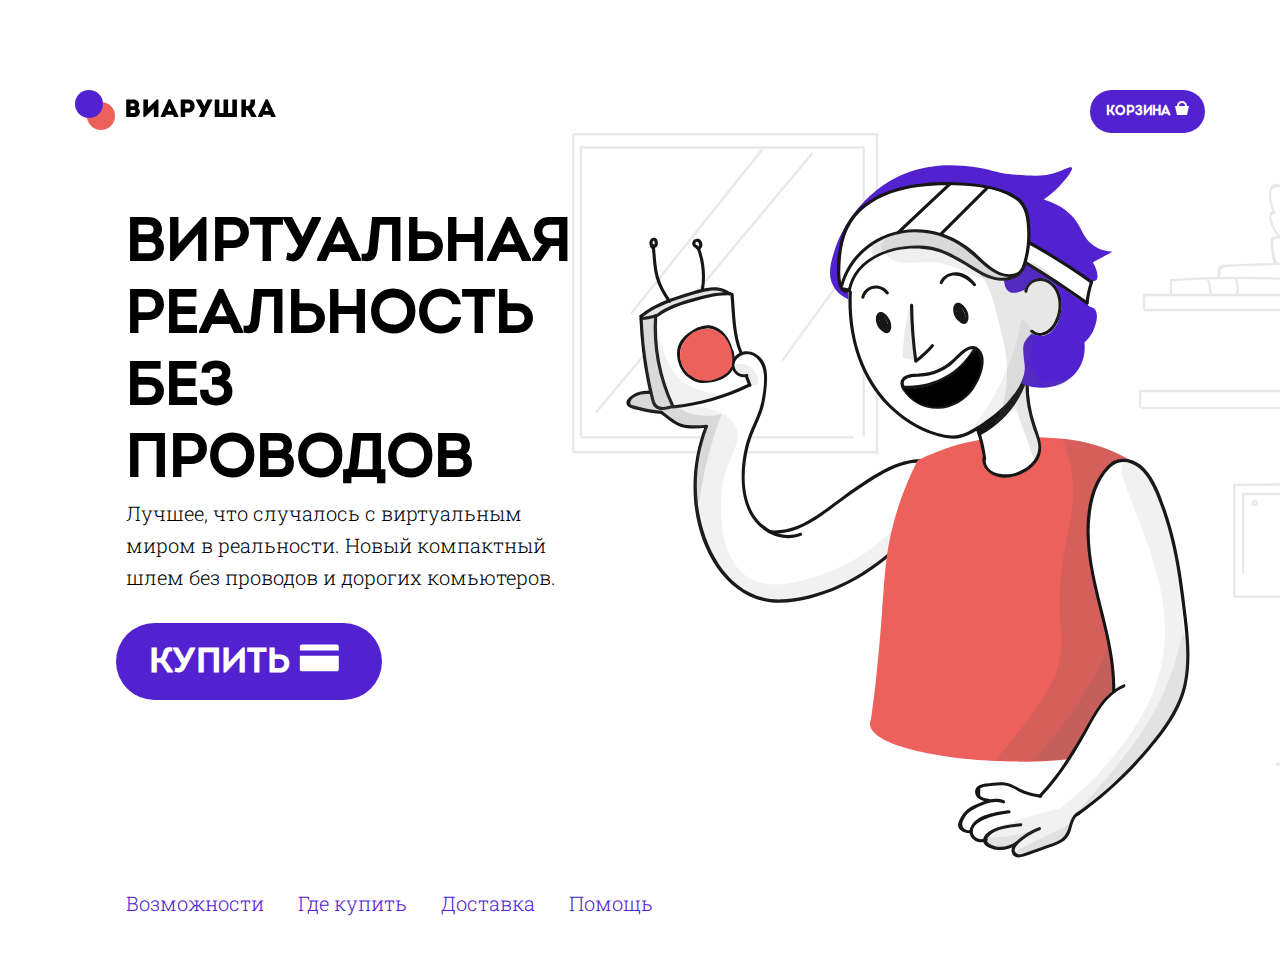
<file: index.html>
<!DOCTYPE html>
<html lang="ru">
  <head>
    <meta charset="UTF-8" />
    <meta name="viewport" content="width=device-width, initial-scale=1.0" />
    <link rel="stylesheet" href="./assets/styles/normalize.css" />
    <link rel="stylesheet" href="./assets/styles/reset.css" />
    <link rel="stylesheet" href="./assets/styles/style.css" />
    <title>VR</title>
  </head>
  <!-- Привет,Кот!
  Делала без адаптива, нормально смотрится у меня на 1440, на остальных страшненько. Переход по ссылкам между страницами сделал в нижнем меню.
  Как всегда желаю тебе самых теплых одеялок и вкусных печенюшек. Если есть, что добавить буду рада и если вдруг знаешь что-то годное для практики. Спаибо! -->
  <body>
    <header class="header">
      <div class="header__logo">
        <svg class="logo">
          <use xlink:href="./assets/images/icons/sprite.svg#logo"></use>
        </svg>
      </div>
      <div class="header__button">
        <a class="button" href="#">Корзина</a>
        <svg class="cart">
          <use xlink:href="./assets/images/icons/sprite.svg#card"></use>
        </svg>
      </div>
    </header>
    <main class="main">
      <h1 class="main__title">Виртуальная реальность без проводов</h1>
      <div class="main__text">
        Лучшее, что случалось с виртуальным миром в реальности. Новый компактный
        шлем без проводов и дорогих комьютеров.
      </div>
      <div class="main__button">
        <a class="button" href="#">Купить</a>
        <svg class="payment">
          <use xlink:href="./assets/images/icons/sprite.svg#payment"></use>
        </svg>
      </div>
      <div class="main__image">
        <svg class="pic">
          <use xlink:href="./assets/images/icons/sprite.svg#pic"></use>
        </svg>
      </div>
    </main>
    <footer class="footer">
      <nav class="footer__menu">
        <ul class="footer__items">
          <li class="footer__item">
            <a class="link" href="./assets/pages/another-page.html"
              >Возможности</a
            >
          </li>
          <li class="footer__item"><a class="link" href="#">Где купить</a></li>
          <li class="footer__item"><a class="link" href="#">Доставка</a></li>
          <li class="footer__item"><a class="link" href="#">Помощь</a></li>
        </ul>
      </nav>
    </footer>
  </body>
</html>
</file>
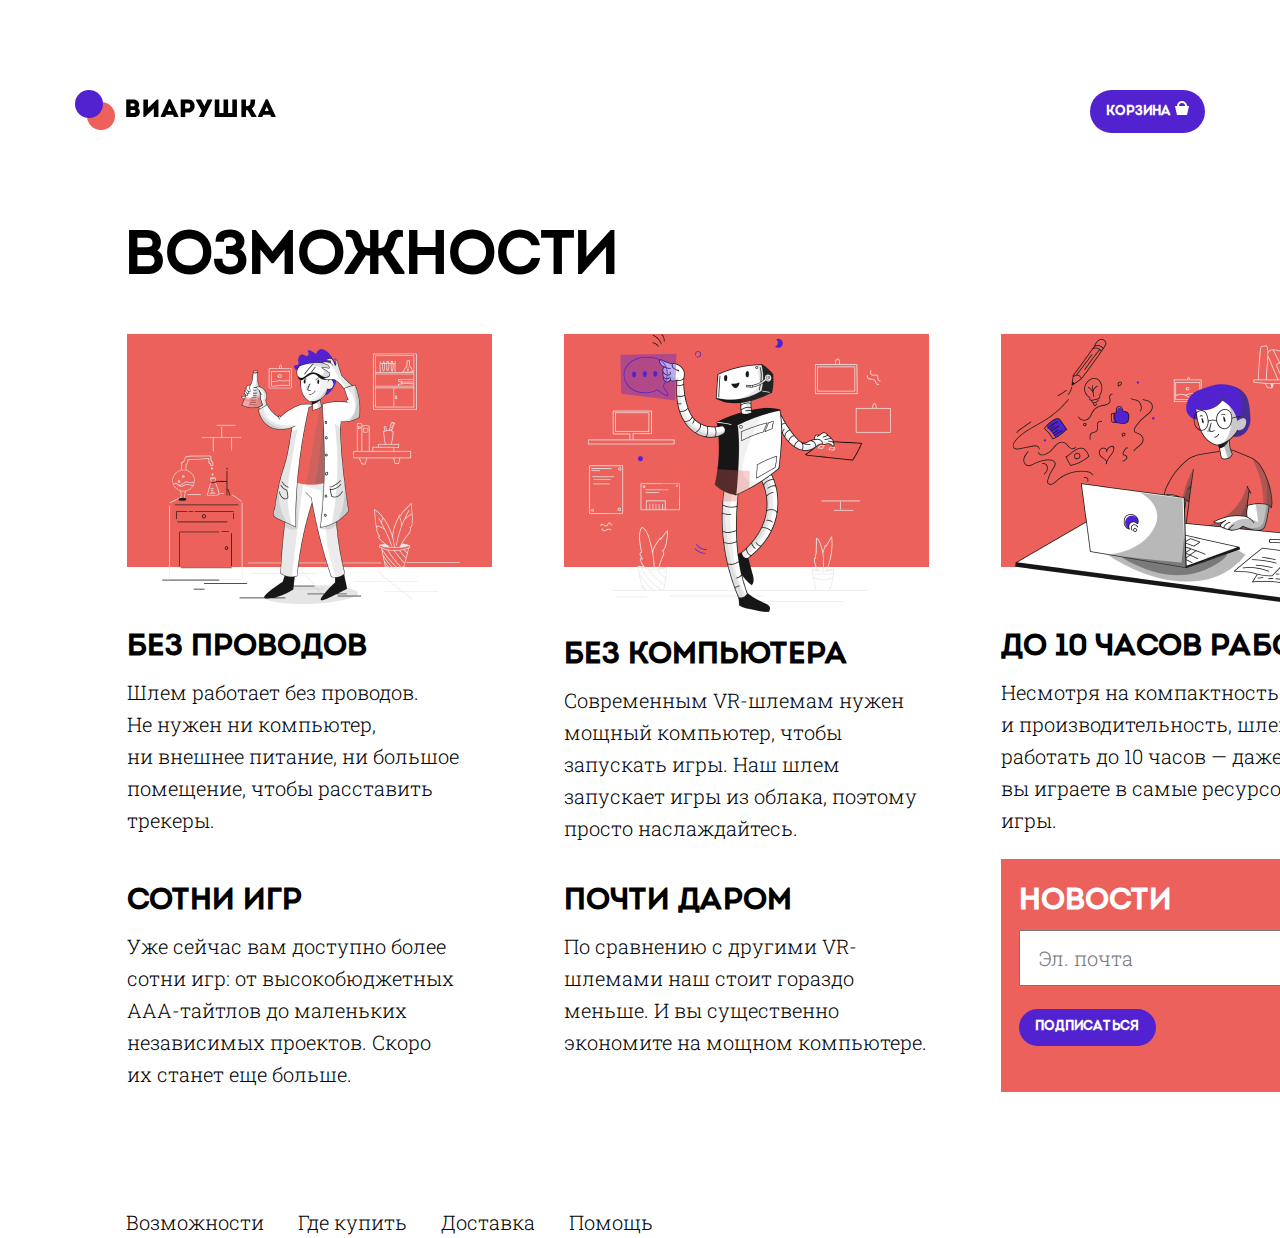
<file: assets/pages/another-page.html>
<!DOCTYPE html>
<html lang="ru">
  <head>
    <meta charset="UTF-8" />
    <meta name="viewport" content="width=device-width, initial-scale=1.0" />
    <link rel="stylesheet" href="../styles/normalize.css" />
    <link rel="stylesheet" href="../styles/reset.css" />
    <link rel="stylesheet" href="../styles/style.css" />
    <title>VR page</title>
  </head>
  <body>
    <header class="header">
      <div class="header__logo">
        <svg class="logo">
          <use xlink:href="../images/icons/sprite.svg#logo"></use>
        </svg>
      </div>
      <div class="header__button">
        <a class="button" href="#">Корзина</a>
        <svg class="cart">
          <use xlink:href="../images/icons/sprite.svg#card"></use>
        </svg>
      </div>
    </header>
    <div class="title">
      <h1>Возможности</h1>
    </div>
    <section class="section">
      <div class="section__items">
        <img
          class="section__image"
          src="../images/Illustration_1.jpg"
          alt="Illustration_1"
        />
        <h2 class="section__title">Без проводов</h2>
        <p class="section__text">
          Шлем работает без проводов. Не нужен ни компьютер, ни внешнее питание,
          ни большое помещение, чтобы расставить трекеры.
        </p>
      </div>
      <div class="section__items">
        <img
          class="section__image"
          src="../images/Illustration_2.jpg"
          alt="Illustration_2"
        />
        <h2 class="section__title">Без компьютера</h2>
        <p class="section__text">
          Современным VR-шлемам нужен мощный компьютер, чтобы запускать игры.
          Наш шлем запускает игры из облака, поэтому просто наслаждайтесь.
        </p>
      </div>
      <div class="section__items">
        <img
          class="section__image"
          src="../images/Illustration_3.jpg"
          alt="Illustration_3"
        />
        <h2 class="section__title">До 10 часов работы</h2>
        <p class="section__text">
          Несмотря на компактность и производительность, шлем может работать до
          10 часов — даже, если вы играете в самые ресурсоемкие игры.
        </p>
      </div>
    </section>
    <section class="section">
      <div class="section__items">
        <h2 class="section__title">Сотни игр</h2>
        <p class="section__text">
          Уже сейчас вам доступно более сотни игр: от высокобюджетных
          ААА-тайтлов до маленьких независимых проектов. Скоро их станет еще
          больше.
        </p>
      </div>
      <div class="section__items">
        <h2 class="section__title">Почти даром</h2>
        <p class="section__text">
          По сравнению с другими VR-шлемами наш стоит гораздо меньше. И вы
          существенно экономите на мощном компьютере.
        </p>
      </div>
      <div class="section__items">
        <div class="box">
          <h2 class="box__title">Новости</h2>
          <form class="form">
            <label for="email"></label>
            <input
              class="form__input"
              type="email"
              id="email"
              placeholder="Эл. почта"
              required
            />
          </form>
          <div class="box__button">
            <a class="button" href="#">Подписаться</a>
          </div>
        </div>
      </div>
    </section>
    <footer class="footer footer-active">
      <nav class="footer__menu">
        <ul class="footer__items">
          <li class="footer__item">
            <a class="link link-active" href="#">Возможности</a>
          </li>
          <li class="footer__item">
            <a class="link link-active" href="../../index.html">Где купить</a>
          </li>
          <li class="footer__item">
            <a class="link link-active" href="#">Доставка</a>
          </li>
          <li class="footer__item">
            <a class="link link-active" href="#">Помощь</a>
          </li>
        </ul>
      </nav>
    </footer>
  </body>
</html>
</file>
<file: assets/styles/style.css>
@font-face {
  font-family: 'Helvetica';
  src: url(/assets/fonts/Helvetica-Light.otf);
}

@font-face {
  font-family: 'Intro';
  src: url(/assets/fonts/Intro-Regular.ttf);
}
@font-face {
  font-family: 'Roboto Slab';
  src: url(/assets/fonts/RobotoSlab-Light.ttf);
}

.header {
  display: flex;
  justify-content: space-between;
  margin: 90px 75px 0 75px;
}

.logo {
  width: 201px;
  height: 40px;
}

.header__button {
  display: inline-block;
  padding: 11px 16px;
  font-family: 'Intro';
  font-weight: bold;
  font-size: 13px;
  border-radius: 100px;
  background-color: #5222d0;
}

.button {
  text-transform: uppercase;
  text-decoration: none;
  color: #fff;
}

.cart {
  width: 14px;
  height: 14px;
}

.main {
  display: grid;
  grid-template-columns: repeat(2, 1fr);
  grid-template-rows: 2fr 96px 2fr;
}

.main__title {
  grid-column: 1/2;
  grid-row: 1/2;
  margin-left: 126px;
  padding-top: 76px;
  text-transform: uppercase;
  font-family: 'Intro', sans-serif;
  font-weight: bold;
  font-size: 60px;
  line-height: 120%;
  color: #000;
}

.main__text {
  grid-column: 1/2;
  grid-row: 2/3;
  margin-left: 126px;
  font-family: 'Roboto Slab';
  font-weight: 300;
  font-size: 20px;
  line-height: 160%;
  color: #000;
}

.main__button {
  display: inline-block;
  grid-column: 1/2;
  grid-row: 3/4;
  margin-left: 116px;
  margin-top: 30px;
  padding: 21px 33px;
  width: 200px;
  height: 35px;
  font-family: 'Intro';
  font-weight: bold;
  font-size: 35px;
  border-radius: 100px;
  background-color: #5222d0;
}

.payment {
  width: 41px;
  height: 28px;
}

.main__image {
  grid-column: 2/3;
  grid-row: 1/4;
}

.pic {
  width: 783px;
  height: 725px;
}

.footer {
  margin-left: 126px;
  margin-top: -70px;
}

.footer__items {
  display: flex;
  justify-content: flex-start;
  gap: 34px;
}

.footer__item {
  font-family: 'Roboto Slab';
  font-weight: 300;
  font-size: 20px;
  line-height: 160%;
}

.link {
  text-decoration: none;
  color: #5222d0;
}

.title {
  margin-left: 125px;
  margin-top: 89px;
  text-transform: uppercase;
  font-family: 'Intro', sans-serif;
  font-weight: bold;
  font-size: 60px;
  line-height: 120%;
  color: #000;
}

.section {
  display: flex;
  justify-content: space-between;
  gap: 72px;
  margin: 40px 72px 0 127px;
}

.section__items {
  width: 365px;
}

.section__image {
  margin-bottom: 23px;
  width: 365px;
  object-fit: cover;
}

.section__title {
  margin-bottom: 10px;
  text-transform: uppercase;
  font-family: 'Intro', sans-serif;
  font-weight: bold;
  font-size: 30px;
  line-height: 120%;
  color: #000;
}

.section__text {
  width: 365px;
  font-family: 'Roboto Slab';
  font-weight: 300;
  font-size: 20px;
  line-height: 160%;
  color: #000;
}

.box {
  display: flex;
  flex-direction: column;
  margin-top: -25px;
  width: 365px;
  height: 233px;
  background: #ec615b;
}

.box__title {
  margin-bottom: 10px;
  margin-left: 18px;
  padding-top: 25px;
  text-transform: uppercase;
  font-family: 'Intro', sans-serif;
  font-weight: bold;
  font-size: 30px;
  line-height: 120%;
  color: #fff;
}

.form__input {
  margin-left: 18px;
  margin-bottom: 23px;
  padding-left: 18px;
  width: 303px;
  height: 50px;
  font-family: 'Roboto Slab';
  font-weight: 300;
  font-size: 20px;
  line-height: 160%;
  color: #000;
}

.box__button {
  display: inline-block;
  padding: 11px 16px;
  margin-left: 18px;
  width: 105px;
  height: 15px;
  font-family: 'Intro';
  font-weight: bold;
  font-size: 13px;
  border-radius: 100px;
  background-color: #5222d0;
}

.link-active {
  color: #000;
}

.footer-active {
  margin-top: 114px;
}
</file>
